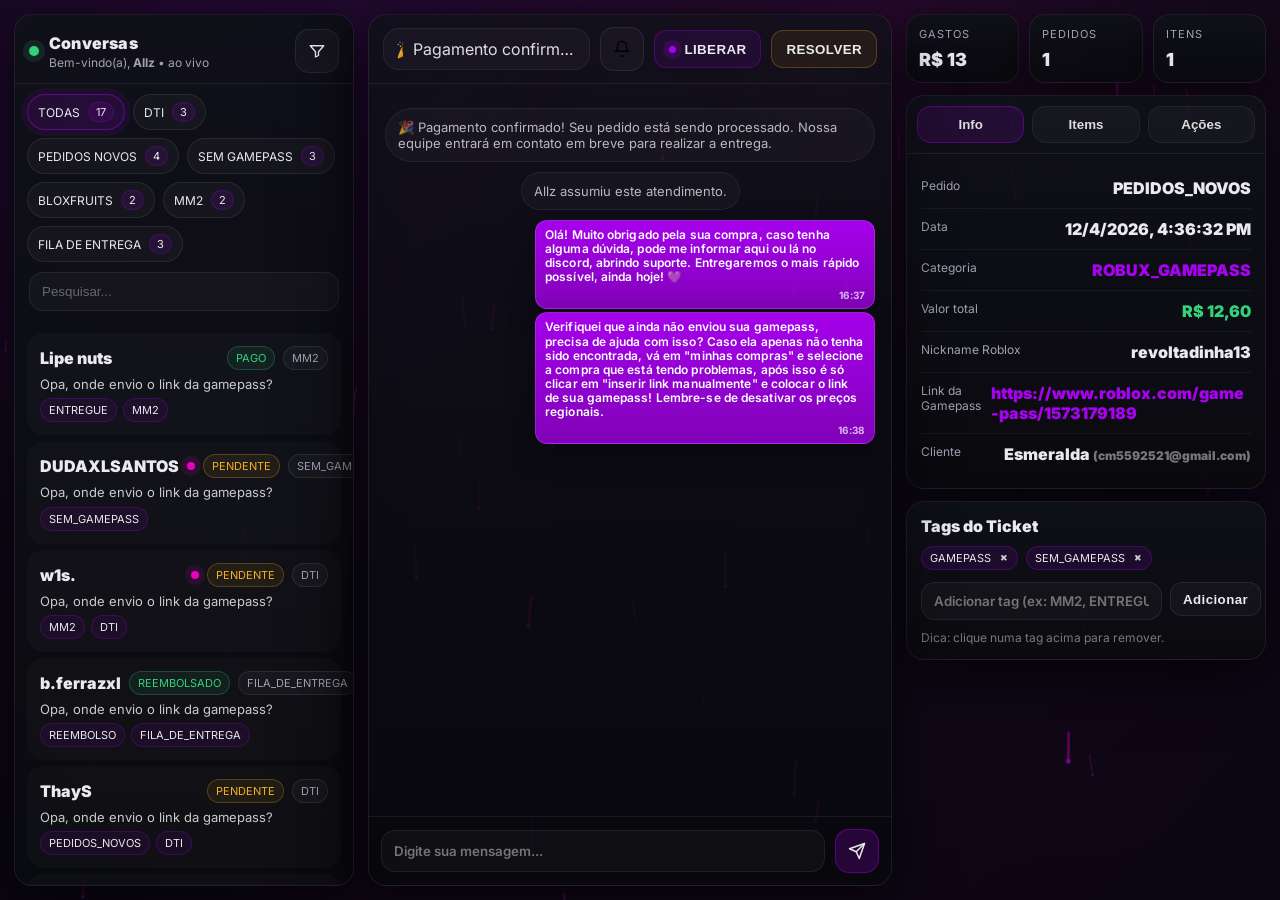
<file: staff/index.html>
<!doctype html>
<html lang="pt-br">
<head>
  <meta charset="utf-8" />
  <meta name="viewport" content="width=device-width,initial-scale=1" />
  <title>Staff Panel — Conversas</title>

  <!-- Fonte boa (resolve “fonte esquisita”) -->
  <link rel="preconnect" href="https://fonts.googleapis.com">
  <link rel="preconnect" href="https://fonts.gstatic.com" crossorigin>
  <link href="https://fonts.googleapis.com/css2?family=Inter:wght@400;600;700;800;900&display=swap" rel="stylesheet">

  <style>
    :root{
      --bg:#0a0b0f;
      --stroke:rgba(255,255,255,.07);
      --text:#e9e9ee;
      --muted:#a2a2b3;
      --accent:#b300ff;
      --accent2:#ff00d4;
      --good:#33d17a;
      --warn:#f2b01e;
      --bad:#ff4d4d;
      --shadow:0 18px 60px rgba(0,0,0,.65);
      --radius:18px;
      --sans: "Inter", ui-sans-serif, system-ui, -apple-system, Segoe UI, Roboto, Helvetica, Arial;
    }
    *{box-sizing:border-box}
    html,body{height:100%}
    body{
      margin:0;
      font-family:var(--sans);
      color:var(--text);
      background:
        radial-gradient(1200px 800px at 25% 10%, rgba(179,0,255,.12), transparent 60%),
        radial-gradient(900px 700px at 70% 0%, rgba(255,0,212,.08), transparent 55%),
        linear-gradient(180deg, var(--bg), #07080b);
      overflow:hidden;
    }

    /* canvas background */
    #embers{
      position:fixed;
      inset:0;
      z-index:0;
      pointer-events:none;
      opacity:.85;
    }

    .app{
      position:relative;
      z-index:1;
      height:100%;
      display:grid;
      grid-template-columns: 340px 1fr 360px;
      gap:14px;
      padding:14px;
    }

    /* LEFT */
    .left{
      background: linear-gradient(180deg, rgba(15,17,24,.92), rgba(10,11,15,.92));
      border:1px solid var(--stroke);
      border-radius:var(--radius);
      box-shadow:var(--shadow);
      position:relative;
      overflow:hidden;
      display:flex;
      flex-direction:column;
      min-width:0;
    }
    .left__header{
      padding:14px 14px 10px;
      display:flex;
      align-items:center;
      justify-content:space-between;
      gap:10px;
      border-bottom:1px solid var(--stroke);
      position:relative;
      z-index:5;
    }
    .brand{display:flex; gap:10px; align-items:center; min-width:0}
    .dot{
      width:10px;height:10px;border-radius:50%;
      background:var(--good);
      box-shadow:0 0 0 6px rgba(51,209,122,.12);
      flex:0 0 auto;
    }
    .brand__title{font-weight:900; letter-spacing:.2px}
    .brand__sub{font-size:12px;color:var(--muted); margin-top:2px; white-space:nowrap; overflow:hidden; text-overflow:ellipsis}
    .left__actions{display:flex; gap:8px; flex:0 0 auto}

    .iconbtn{
      width:44px;height:44px;
      border-radius:14px;
      border:1px solid var(--stroke);
      background:rgba(255,255,255,.03);
      color:var(--text);
      cursor:pointer;
      display:grid; place-items:center;
      transition:transform .08s ease, background .15s ease;
      position:relative;
      z-index:6;
      padding:0;
      outline:none;
    }
    .iconbtn svg{pointer-events:none}
    .iconbtn:hover{background:rgba(255,255,255,.06)}
    .iconbtn:active{transform:translateY(1px)}

    .queues{
      padding:10px 12px 0;
      display:flex;
      flex-wrap:wrap;
      gap:8px;
    }
    .qtab{
      font-size:12px;
      padding:7px 10px;
      border-radius:999px;
      border:1px solid rgba(255,255,255,.08);
      background:rgba(255,255,255,.03);
      cursor:pointer;
      user-select:none;
      display:flex;
      align-items:center;
      gap:8px;
    }
    .qtab.active{
      border-color:rgba(179,0,255,.45);
      background:rgba(179,0,255,.13);
      box-shadow:0 0 0 6px rgba(179,0,255,.08);
    }
    .qbadge{
      font-size:11px;
      padding:2px 7px;
      border-radius:999px;
      border:1px solid rgba(179,0,255,.22);
      background:rgba(179,0,255,.10);
      color:rgba(255,255,255,.92);
    }

    .search{padding:10px 14px}
    .search input{
      width:100%;
      padding:11px 12px;
      border-radius:14px;
      border:1px solid var(--stroke);
      background:rgba(255,255,255,.03);
      color:var(--text);
      outline:none;
    }
    .search input::placeholder{color:rgba(255,255,255,.35)}

    .list{
      padding:6px;
      overflow:auto;
      flex:1;
    }
    .ticket{
      padding:12px 12px;
      border-radius:16px;
      border:1px solid transparent;
      background:rgba(255,255,255,.02);
      margin:6px;
      cursor:pointer;
      display:grid;
      gap:6px;
      transition:background .12s ease, border-color .12s ease;
    }
    .ticket:hover{background:rgba(255,255,255,.045)}
    .ticket.active{
      border-color:rgba(179,0,255,.35);
      background: linear-gradient(180deg, rgba(179,0,255,.12), rgba(255,0,212,.06));
    }
    .ticket__top{display:flex; align-items:center; justify-content:space-between; gap:8px}
    .ticket__name{font-weight:900}
    .ticket__meta{display:flex; align-items:center; gap:8px; color:var(--muted); font-size:12px}
    .badge{
      font-size:11px;
      padding:4px 8px;
      border-radius:999px;
      border:1px solid rgba(255,255,255,.09);
      background:rgba(255,255,255,.03);
      color:var(--muted);
      white-space:nowrap;
    }
    .badge.good{color:var(--good); border-color:rgba(51,209,122,.25); background:rgba(51,209,122,.08)}
    .badge.warn{color:var(--warn); border-color:rgba(242,176,30,.25); background:rgba(242,176,30,.08)}
    .badge.bad{color:var(--bad); border-color:rgba(255,77,77,.25); background:rgba(255,77,77,.08)}
    .ticket__snippet{font-size:13px; color:rgba(255,255,255,.78); line-height:1.25}
    .ticket__tags{display:flex; flex-wrap:wrap; gap:6px; align-items:center}
    .tag{
      font-size:11px;
      padding:4px 8px;
      border-radius:999px;
      border:1px solid rgba(179,0,255,.22);
      background:rgba(179,0,255,.08);
      color:rgba(255,255,255,.9);
      cursor:pointer;
      user-select:none;
    }
    .unreadDot{
      width:8px;height:8px;border-radius:50%;
      background:rgba(255,0,212,.9);
      box-shadow:0 0 0 6px rgba(255,0,212,.10);
      display:inline-block;
    }

    .filters{
      position:absolute;
      top:0; right:-320px;
      width:300px;
      height:100%;
      background:linear-gradient(180deg, rgba(12,14,20,.98), rgba(8,9,12,.98));
      border-left:1px solid var(--stroke);
      transition:right .22s ease;
      box-shadow:-18px 0 60px rgba(0,0,0,.55);
      padding:14px 12px;
      overflow:auto;
      z-index:40;
    }
    .filters.open{right:0}
    .filters__header{
      display:flex;
      align-items:center;
      justify-content:space-between;
      gap:10px;
      padding-bottom:10px;
      border-bottom:1px solid var(--stroke);
      position:sticky;
      top:0;
      background:linear-gradient(180deg, rgba(12,14,20,.98), rgba(12,14,20,.92));
      z-index:2;
      margin:-14px -12px 10px;
      padding:14px 12px 10px;
    }
    .filters__title{font-weight:900}
    .filters__section{padding:12px 0; border-bottom:1px solid rgba(255,255,255,.05)}
    .filters__label{font-size:12px; color:var(--muted); margin-bottom:10px; text-transform:uppercase; letter-spacing:.8px}
    .pillRow{display:flex; flex-wrap:wrap; gap:8px}
    .pill{
      font-size:12px;
      padding:7px 10px;
      border-radius:999px;
      border:1px solid rgba(255,255,255,.08);
      background:rgba(255,255,255,.03);
      cursor:pointer;
      user-select:none;
    }
    .pill.active{
      border-color:rgba(179,0,255,.45);
      background:rgba(179,0,255,.13);
      box-shadow:0 0 0 6px rgba(179,0,255,.08);
    }
    .check{display:flex; align-items:center; gap:10px; color:rgba(255,255,255,.85); font-size:13px; margin:8px 0}
    .check input{accent-color: var(--accent)}
    .select{
      width:100%;
      padding:10px 12px;
      border-radius:14px;
      border:1px solid var(--stroke);
      background:rgba(255,255,255,.03);
      color:var(--text);
      outline:none;
    }
    .tagCloud{display:flex; flex-wrap:wrap; gap:8px}
    .tagCloud .tag{
      border-color:rgba(255,255,255,.12);
      background:rgba(255,255,255,.03);
      color:rgba(255,255,255,.85);
    }
    .tagCloud .tag.active{
      border-color:rgba(179,0,255,.45);
      background:rgba(179,0,255,.13);
    }

    /* CENTER */
    .center{
      background: linear-gradient(180deg, rgba(15,17,24,.78), rgba(8,9,12,.78));
      border:1px solid var(--stroke);
      border-radius:var(--radius);
      box-shadow:var(--shadow);
      overflow:hidden;
      display:flex;
      flex-direction:column;
      min-width:0;
      position:relative;
    }
    .center__top{
      display:flex;
      align-items:center;
      justify-content:space-between;
      gap:10px;
      padding:12px 14px;
      border-bottom:1px solid var(--stroke);
      position:relative;
      z-index:6;
    }
    .banner{
      flex:1;
      display:flex;
      align-items:center;
      gap:10px;
      padding:10px 12px;
      border-radius:16px;
      background:rgba(255,255,255,.03);
      border:1px solid rgba(255,255,255,.06);
      color:rgba(255,255,255,.86);
      min-width:0;
    }
    .banner span{white-space:nowrap; overflow:hidden; text-overflow:ellipsis}
    .center__topRight{display:flex; gap:10px; align-items:center}
    .btn{
      height:38px;
      padding:0 14px;
      border-radius:12px;
      border:1px solid rgba(255,255,255,.08);
      background:rgba(255,255,255,.03);
      color:var(--text);
      cursor:pointer;
      font-weight:900;
      letter-spacing:.4px;
      transition:transform .08s ease, background .15s ease, border-color .15s ease;
      display:flex;
      align-items:center;
      gap:8px;
      position:relative;
      outline:none;
    }
    .btn:hover{background:rgba(255,255,255,.06)}
    .btn:active{transform:translateY(1px)}
    .btn.warn{
      border-color:rgba(242,176,30,.25);
      background:rgba(242,176,30,.08);
    }
    .btn.ghost{
      border-color:rgba(179,0,255,.25);
      background:rgba(179,0,255,.10);
    }
    .btn.small{height:34px; border-radius:12px; padding:0 12px; font-weight:900}
    .dotSmall{
      width:7px;height:7px;border-radius:50%;
      background:rgba(179,0,255,.95);
      box-shadow:0 0 0 6px rgba(179,0,255,.12);
    }

    .mBack{
      display:none;
      height:38px;
      padding:0 12px;
      border-radius:12px;
      border:1px solid rgba(255,255,255,.08);
      background:rgba(255,255,255,.03);
      color:rgba(255,255,255,.92);
      cursor:pointer;
      font-weight:900;
      gap:8px;
      align-items:center;
      outline:none;
    }
    .mBack:hover{background:rgba(255,255,255,.06)}
    .mBack svg{pointer-events:none}

    .bell{
      width:44px;height:44px;
      border-radius:14px;
      border:1px solid rgba(255,255,255,.08);
      background:rgba(255,255,255,.03);
      display:grid; place-items:center;
      cursor:pointer;
      position:relative;
      outline:none;
    }
    .bell svg{pointer-events:none}
    .bell:hover{background:rgba(255,255,255,.06)}
    .bellBadge{
      position:absolute;
      top:6px; right:6px;
      min-width:18px;
      height:18px;
      padding:0 6px;
      border-radius:999px;
      display:flex; align-items:center; justify-content:center;
      font-size:11px;
      font-weight:900;
      color:#fff;
      background:rgba(255,0,212,.95);
      border:1px solid rgba(255,255,255,.16);
      box-shadow:0 10px 30px rgba(0,0,0,.45);
    }

    .notiPanel{
      position:absolute;
      right:14px;
      top:60px;
      width:min(420px, calc(100vw - 28px));
      max-height:70vh;
      overflow:auto;
      border-radius:18px;
      border:1px solid rgba(179,0,255,.25);
      background:linear-gradient(180deg, rgba(12,14,20,.98), rgba(8,9,12,.98));
      box-shadow:0 18px 70px rgba(0,0,0,.72);
      display:none;
      z-index:50;
    }
    .notiPanel.open{display:block}
    .notiHead{
      position:sticky; top:0;
      display:flex; align-items:center; justify-content:space-between;
      gap:10px;
      padding:12px 12px;
      border-bottom:1px solid rgba(255,255,255,.08);
      background:linear-gradient(180deg, rgba(12,14,20,.98), rgba(12,14,20,.92));
    }
    .notiTitle{font-weight:900}
    .notiActions{display:flex; gap:8px}
    .miniBtn{
      height:34px;
      padding:0 10px;
      border-radius:12px;
      border:1px solid rgba(255,255,255,.08);
      background:rgba(255,255,255,.03);
      color:rgba(255,255,255,.9);
      cursor:pointer;
      font-weight:900;
      font-size:12px;
      outline:none;
    }
    .miniBtn:hover{background:rgba(255,255,255,.06)}
    .notiItem{
      padding:12px 12px;
      border-bottom:1px solid rgba(255,255,255,.06);
      display:flex;
      gap:10px;
      cursor:pointer;
    }
    .notiItem:hover{background:rgba(255,255,255,.03)}
    .notiDot{
      width:10px;height:10px;border-radius:50%;
      background:rgba(255,0,212,.95);
      box-shadow:0 0 0 6px rgba(255,0,212,.10);
      flex:0 0 auto;
      margin-top:4px;
    }
    .notiText b{font-weight:900}
    .notiMeta{margin-top:3px; font-size:12px; color:rgba(255,255,255,.65)}
    .notiEmpty{padding:14px; color:rgba(255,255,255,.55); font-size:13px}

    .chatWrap{flex:1; display:flex; flex-direction:column; min-height:0}
    .chat{
      padding:14px 16px 8px;
      overflow:auto;
      flex:1;
    }
    .sys{
      width:100%;
      display:flex;
      justify-content:center;
      margin:10px 0;
    }
    .sys .sys__bubble{
      padding:10px 12px;
      max-width:900px;
      border-radius:999px;
      background:rgba(255,255,255,.03);
      border:1px solid rgba(255,255,255,.06);
      color:rgba(255,255,255,.7);
      font-size:13px;
    }

    /* ====== BOLHAS (SLIM / menor / fonte boa) ====== */
    .msgRow{ display:flex; margin:3px 0 !important; }
    .msgRow.me{ justify-content:flex-end; }

    .bubble{
      max-width: min(340px, 44vw) !important;
      padding: 7px 9px !important;
      border-radius: 12px !important;

      border: 1px solid rgba(255,255,255,.07);
      background: rgba(255,255,255,.045);
      color: rgba(255,255,255,.92);

      line-height: 1.18 !important;
      font-size: 12px !important;
      font-weight: 600;
      letter-spacing: .1px;

      box-shadow: 0 10px 28px rgba(0,0,0,.36);
      white-space: normal !important;
      word-break: break-word;
      position: relative;
    }

    .bubble.me{
      background: linear-gradient(180deg, rgba(179,0,255,.92), rgba(179,0,255,.70)) !important;
      border-color: rgba(255,255,255,.14);
      color:#fff;
    }

    .bubble .meta{
      margin-top: 5px !important;
      font-size: 10px !important;
      font-weight: 700;
      color: rgba(255,255,255,.72);
      display:flex;
      gap:10px;
      justify-content:flex-end;
      align-items:center;
    }

    .delBtn{
      border:1px solid rgba(255,255,255,.12);
      background:rgba(0,0,0,.15);
      color:rgba(255,255,255,.9);
      border-radius:10px;
      padding:3px 8px;
      cursor:pointer;
      font-weight:900;
      font-size:11px;
      display:none;
    }
    .msgRow.me .bubble:hover .delBtn{display:inline-flex}

    .composer{
      padding:12px;
      border-top:1px solid var(--stroke);
      display:flex;
      gap:10px;
      align-items:center;
      background:rgba(0,0,0,.12);
    }
    .composer input{
      flex:1;
      padding:12px 12px;
      border-radius:14px;
      border:1px solid var(--stroke);
      background:rgba(255,255,255,.03);
      color:var(--text);
      outline:none;
      font-family:var(--sans);
      font-weight:600;
    }
    .send{
      width:44px;height:44px;
      border-radius:14px;
      border:1px solid rgba(179,0,255,.35);
      background:rgba(179,0,255,.18);
      color:var(--text);
      cursor:pointer;
      display:grid; place-items:center;
      transition:transform .08s ease, background .15s ease;
      outline:none;
    }
    .send:hover{background:rgba(179,0,255,.25)}
    .send:active{transform:translateY(1px)}

    /* RIGHT */
    .right{
      display:flex;
      flex-direction:column;
      gap:12px;
      min-width:0;
    }
    .stats{
      display:grid;
      grid-template-columns: repeat(3, 1fr);
      gap:10px;
    }
    .stat{
      background:linear-gradient(180deg, rgba(15,17,24,.92), rgba(10,11,15,.92));
      border:1px solid var(--stroke);
      border-radius:16px;
      padding:12px;
      box-shadow:var(--shadow);
    }
    .stat__label{
      font-size:11px;
      letter-spacing:1px;
      color:var(--muted);
      text-transform:uppercase;
    }
    .stat__value{
      margin-top:8px;
      font-size:18px;
      font-weight:900;
    }

    .panel{
      background:linear-gradient(180deg, rgba(15,17,24,.92), rgba(10,11,15,.92));
      border:1px solid var(--stroke);
      border-radius:var(--radius);
      box-shadow:var(--shadow);
      overflow:hidden;
    }
    .panel__tabs{
      display:flex;
      border-bottom:1px solid var(--stroke);
      gap:8px;
      padding:10px;
    }
    .tab{
      flex:1;
      padding:10px 10px;
      border-radius:14px;
      border:1px solid rgba(255,255,255,.06);
      background:rgba(255,255,255,.03);
      color:rgba(255,255,255,.85);
      cursor:pointer;
      font-weight:900;
      outline:none;
    }
    .tab.active{
      border-color:rgba(179,0,255,.35);
      background:rgba(179,0,255,.12);
    }
    .panel__body{padding:14px}
    .row{
      display:grid;
      grid-template-columns: 1fr auto;
      gap:10px;
      padding:10px 0;
      border-bottom:1px solid rgba(255,255,255,.05);
    }
    .row:last-child{border-bottom:none}
    .k{color:var(--muted); font-size:12px}
    .v{font-weight:900}
    .v.link{
      color:rgba(179,0,255,.95);
      text-decoration:none;
      font-weight:900;
      word-break:break-all;
    }
    .v.link:hover{text-decoration:underline}
    .muted{color:rgba(255,255,255,.45); font-size:12px}

    .tagRow{display:flex; flex-wrap:wrap; gap:8px}
    .tagRow .tag{border-color:rgba(179,0,255,.25); background:rgba(179,0,255,.10)}
    .tagRow .tag.removable{position:relative; padding-right:26px}
    .tagRow .tag.removable::after{
      content:"×";
      position:absolute;
      right:9px; top:3px;
      opacity:.85;
      font-weight:900;
    }
    .tagAdd{display:flex; gap:8px; margin-top:12px}
    .tagAdd input{
      flex:1;
      padding:10px 12px;
      border-radius:14px;
      border:1px solid var(--stroke);
      background:rgba(255,255,255,.03);
      color:var(--text);
      outline:none;
      font-family:var(--sans);
      font-weight:600;
    }

    .toasts{
      position:fixed;
      right:14px;
      top:14px;
      z-index:9999;
      display:flex;
      flex-direction:column;
      gap:10px;
      pointer-events:none;
    }
    .toast{
      pointer-events:none;
      width:min(420px, calc(100vw - 28px));
      border-radius:16px;
      border:1px solid rgba(179,0,255,.25);
      background:linear-gradient(180deg, rgba(179,0,255,.20), rgba(15,17,24,.92));
      box-shadow:0 18px 60px rgba(0,0,0,.65);
      padding:12px 12px;
      display:flex;
      gap:10px;
      align-items:flex-start;
      animation: toastIn .18s ease-out;
    }
    @keyframes toastIn{
      from{transform:translateY(-8px); opacity:.0}
      to{transform:translateY(0); opacity:1}
    }
    .toast b{font-weight:900}
    .toast .tmeta{font-size:12px; color:rgba(255,255,255,.7); margin-top:4px}
    .toast .ticon{
      width:34px;height:34px;border-radius:12px;
      display:grid;place-items:center;
      border:1px solid rgba(255,255,255,.10);
      background:rgba(0,0,0,.18);
      flex:0 0 auto;
    }

    .list::-webkit-scrollbar, .chat::-webkit-scrollbar, .filters::-webkit-scrollbar, .notiPanel::-webkit-scrollbar{width:10px}
    .list::-webkit-scrollbar-thumb, .chat::-webkit-scrollbar-thumb, .filters::-webkit-scrollbar-thumb, .notiPanel::-webkit-scrollbar-thumb{
      background:rgba(255,255,255,.08);
      border:2px solid rgba(0,0,0,0);
      background-clip:padding-box;
      border-radius:999px;
    }
    .list::-webkit-scrollbar-track, .chat::-webkit-scrollbar-track, .filters::-webkit-scrollbar-track, .notiPanel::-webkit-scrollbar-track{background:transparent}

    /* MOBILE */
    .mNav{
      display:none;
      position:fixed;
      left:10px;
      right:10px;
      bottom:10px;
      z-index:60;
      border-radius:18px;
      border:1px solid rgba(255,255,255,.10);
      background:linear-gradient(180deg, rgba(15,17,24,.92), rgba(10,11,15,.92));
      box-shadow:0 18px 60px rgba(0,0,0,.65);
      padding:8px;
      gap:8px;
      grid-template-columns: repeat(3, 1fr);
    }
    .mNav button{
      height:44px;
      border-radius:14px;
      border:1px solid rgba(255,255,255,.08);
      background:rgba(255,255,255,.03);
      color:rgba(255,255,255,.9);
      font-weight:900;
      cursor:pointer;
      display:flex;
      align-items:center;
      justify-content:center;
      gap:8px;
      outline:none;
      font-family:var(--sans);
    }
    .mNav button.active{
      border-color:rgba(179,0,255,.45);
      background:rgba(179,0,255,.13);
      box-shadow:0 0 0 6px rgba(179,0,255,.08);
    }
    .mNav button svg{pointer-events:none}
    .mNavBadge{
      min-width:18px;
      height:18px;
      padding:0 6px;
      border-radius:999px;
      display:inline-flex;
      align-items:center;
      justify-content:center;
      font-size:11px;
      font-weight:900;
      background:rgba(255,0,212,.95);
      border:1px solid rgba(255,255,255,.16);
    }

    @media (max-width: 1100px){
      body{overflow:auto}
      .app{grid-template-columns: 340px 1fr; grid-template-rows:auto auto; height:auto}
      .right{grid-column: 1 / -1}
    }

    @media (max-width: 820px){
      body{overflow:hidden}
      .app{
        height:100%;
        grid-template-columns: 1fr;
        padding:10px;
        padding-bottom:78px;
        gap:10px;
      }

      .left,.center,.right{display:none; height:calc(100vh - 88px)}
      body[data-view="list"] .left{display:flex}
      body[data-view="chat"] .center{display:flex}
      body[data-view="details"] .right{display:flex}

      .mNav{display:grid}

      .filters{
        position:fixed;
        top:10px;
        bottom:10px;
        height:auto;
        right:-100vw;
        width:min(92vw, 360px);
        border-radius:16px;
        border:1px solid var(--stroke);
      }
      .filters.open{right:10px}

      .notiPanel{
        right:10px;
        top:70px;
        width:min(92vw, 420px);
      }

      .mBack{display:inline-flex}
      .bubble{ max-width: 72vw !important; }
    }
  </style>
</head>

<body data-view="list">
  <canvas id="embers"></canvas>
  <div class="toasts" id="toasts"></div>

  <div class="mNav" id="mNav">
    <button id="mNavList" class="active" type="button" title="Conversas">
      <svg width="18" height="18" viewBox="0 0 24 24" fill="none">
        <path d="M4 6h16M4 12h16M4 18h10" stroke="currentColor" stroke-width="2" stroke-linecap="round"/>
      </svg>
      Conversas
    </button>
    <button id="mNavChat" type="button" title="Chat">
      <svg width="18" height="18" viewBox="0 0 24 24" fill="none">
        <path d="M21 15a4 4 0 01-4 4H8l-5 3V7a4 4 0 014-4h10a4 4 0 014 4v8z" stroke="currentColor" stroke-width="1.8" stroke-linejoin="round"/>
      </svg>
      Chat
    </button>
    <button id="mNavDetails" type="button" title="Detalhes">
      <svg width="18" height="18" viewBox="0 0 24 24" fill="none">
        <path d="M10 3h4M12 7v14" stroke="currentColor" stroke-width="2" stroke-linecap="round"/>
        <path d="M7 12h10" stroke="currentColor" stroke-width="2" stroke-linecap="round"/>
      </svg>
      Detalhes
      <span class="mNavBadge" id="mNavBadge" style="display:none">0</span>
    </button>
  </div>

  <div class="app">
    <aside class="left" id="paneLeft">
      <div class="left__header">
        <div class="brand">
          <div class="dot"></div>
          <div style="min-width:0">
            <div class="brand__title">Conversas</div>
            <div class="brand__sub">Bem-vindo(a), <b id="agentName">Allz</b> • <span id="liveLabel">ao vivo</span></div>
          </div>
        </div>
        <div class="left__actions">
          <button class="iconbtn" id="btnFilters" type="button" title="Filtros">
            <svg width="18" height="18" viewBox="0 0 24 24" fill="none">
              <path d="M3 5h18l-7 8v5l-4 2v-7L3 5z" stroke="currentColor" stroke-width="1.8" stroke-linejoin="round"/>
            </svg>
          </button>
        </div>
      </div>

      <div class="queues" id="queueTabs"></div>

      <div class="search">
        <input id="searchInput" type="text" placeholder="Pesquisar..." />
      </div>

      <div class="list" id="ticketList"></div>

      <div class="filters" id="filters">
        <div class="filters__header">
          <div class="filters__title">Filtros</div>
          <button class="iconbtn" id="btnCloseFilters" type="button" title="Fechar">
            <svg width="18" height="18" viewBox="0 0 24 24" fill="none">
              <path d="M6 6l12 12M18 6L6 18" stroke="currentColor" stroke-width="2" stroke-linecap="round"/>
            </svg>
          </button>
        </div>

        <div class="filters__section">
          <div class="filters__label">Status pagamento</div>
          <div class="pillRow" id="statusPills"></div>
        </div>

        <div class="filters__section">
          <label class="check">
            <input type="checkbox" id="onlyUnread" />
            <span>Apenas não lidos</span>
          </label>
          <label class="check">
            <input type="checkbox" id="onlyMine" />
            <span>Meus tickets</span>
          </label>
          <label class="check">
            <input type="checkbox" id="soundOn" />
            <span>Som de notificação</span>
          </label>
          <label class="check">
            <input type="checkbox" id="demoSim" />
            <span>Simular mensagens (DEMO)</span>
          </label>
        </div>

        <div class="filters__section">
          <div class="filters__label">Ordenar por</div>
          <select id="sortBy" class="select">
            <option value="recent">Mais recentes</option>
            <option value="old">Mais antigos</option>
          </select>
        </div>

        <div class="filters__section">
          <div class="filters__label">Filtrar por Tag</div>
          <div class="tagCloud" id="tagCloud"></div>
          <div class="muted" style="margin-top:8px">
            *Tags aparecem conforme você adiciona nos tickets.
          </div>
        </div>

        <div class="filters__section" style="border-bottom:none">
          <div class="filters__label">Atualização</div>
          <div class="muted">Mobile agora vira 3 telas (Conversas/Chat/Detalhes).</div>
        </div>
      </div>
    </aside>

    <main class="center" id="paneCenter">
      <div class="center__top">
        <button class="mBack" id="btnMobileBack" type="button" title="Voltar para conversas">
          <svg width="18" height="18" viewBox="0 0 24 24" fill="none">
            <path d="M15 18l-6-6 6-6" stroke="currentColor" stroke-width="2" stroke-linecap="round" stroke-linejoin="round"/>
          </svg>
          Voltar
        </button>

        <div class="banner">
          <span>🎉</span>
          <span id="bannerText">Pagamento confirmado! Seu pedido está sendo processado...</span>
        </div>

        <div class="center__topRight">
          <button class="bell" id="btnBell" type="button" title="Notificações">
            <svg width="18" height="18" viewBox="0 0 24 24" fill="none">
              <path d="M18 8a6 6 0 10-12 0c0 7-3 7-3 7h18s-3 0-3-7" stroke="currentColor" stroke-width="1.8" stroke-linejoin="round"/>
              <path d="M13.73 21a2 2 0 01-3.46 0" stroke="currentColor" stroke-width="1.8" stroke-linecap="round"/>
            </svg>
            <span class="bellBadge" id="bellBadge" style="display:none">0</span>
          </button>

          <button class="btn ghost" id="btnLiberar" type="button"><span class="dotSmall"></span>LIBERAR</button>
          <button class="btn warn" id="btnResolver" type="button">RESOLVER</button>
        </div>
      </div>

      <div class="notiPanel" id="notiPanel" aria-hidden="true">
        <div class="notiHead">
          <div class="notiTitle">Notificações</div>
          <div class="notiActions">
            <button class="miniBtn" id="btnMarkAllRead" type="button">Ler tudo</button>
            <button class="miniBtn" id="btnClearNoti" type="button">Limpar</button>
          </div>
        </div>
        <div id="notiList"></div>
      </div>

      <div class="chatWrap">
        <div class="chat" id="chat"></div>

        <div class="composer">
          <input id="msgInput" type="text" placeholder="Digite sua mensagem..." />
          <button class="send" id="btnSend" type="button" title="Enviar">
            <svg width="18" height="18" viewBox="0 0 24 24" fill="none">
              <path d="M22 2L11 13" stroke="currentColor" stroke-width="2" stroke-linecap="round"/>
              <path d="M22 2L15 22l-4-9-9-4L22 2z" stroke="currentColor" stroke-width="2" stroke-linejoin="round"/>
            </svg>
          </button>
        </div>
      </div>
    </main>

    <aside class="right" id="paneRight">
      <div class="stats">
        <div class="stat">
          <div class="stat__label">GASTOS</div>
          <div class="stat__value">R$ <span id="statSpent">13</span></div>
        </div>
        <div class="stat">
          <div class="stat__label">PEDIDOS</div>
          <div class="stat__value" id="statOrders">1</div>
        </div>
        <div class="stat">
          <div class="stat__label">ITENS</div>
          <div class="stat__value" id="statItems">1</div>
        </div>
      </div>

      <div class="panel">
        <div class="panel__tabs">
          <button class="tab active" data-tab="info" type="button">Info</button>
          <button class="tab" data-tab="items" type="button">Items</button>
          <button class="tab" data-tab="actions" type="button">Ações</button>
        </div>
        <div class="panel__body" id="panelBody"></div>
      </div>

      <div class="panel">
        <div class="panel__body">
          <div style="font-weight:900; margin-bottom:10px">Tags do Ticket</div>
          <div class="tagRow" id="ticketTags"></div>

          <div class="tagAdd">
            <input id="tagInput" type="text" placeholder="Adicionar tag (ex: MM2, ENTREGUE, BUG...)" />
            <button class="btn small" id="btnAddTag" type="button">Adicionar</button>
          </div>

          <div class="muted" style="margin-top:10px">
            Dica: clique numa tag acima para remover.
          </div>
        </div>
      </div>
    </aside>
  </div>

  <script>
    const LS_KEY = "staff_panel_v5_full";
    const AGENT = "Allz";

    const AUTO_REMOVE_DELIVERED_MS = 60 * 60 * 1000; // 1 hour
    const POLL_MS = 2500;
    const SIMULATE_REPLY_PROB = 0.25;

    const QUEUES = [
      { id:"all", label:"TODAS" },
      { id:"DTI", label:"DTI" },
      { id:"PEDIDOS_NOVOS", label:"PEDIDOS NOVOS" },
      { id:"SEM_GAMEPASS", label:"SEM GAMEPASS" },
      { id:"BLOXFRUITS", label:"BLOXFRUITS" },
      { id:"MM2", label:"MM2" },
      { id:"FILA_DE_ENTREGA", label:"FILA DE ENTREGA" },
    ];

    const STATUS = [
      { id:"all", label:"Todos" },
      { id:"paid", label:"Pagos" },
      { id:"pending", label:"Pendentes" },
      { id:"refunded", label:"Reembolsados" },
      { id:"canceled", label:"Cancelados" },
    ];

    function isMobile(){ return window.matchMedia("(max-width: 820px)").matches; }

    function setView(v){
      document.body.setAttribute("data-view", v);
      mNavList.classList.toggle("active", v==="list");
      mNavChat.classList.toggle("active", v==="chat");
      mNavDetails.classList.toggle("active", v==="details");
    }
    function getView(){ return document.body.getAttribute("data-view") || "list"; }

    function nowMinusMinutes(m){ return Date.now() - (m*60*1000); }
    function rid(){ return Math.random().toString(16).slice(2) + "-" + Date.now().toString(16); }

    function normalizeTag(tag){
      return String(tag).trim().toUpperCase().replace(/\s+/g,"_");
    }
    function uniqueTags(arr){
      const set = new Set(arr.map(normalizeTag));
      return Array.from(set);
    }

    function seedTicketsBase(){
      const base = [
        {
          id:"t1",
          queue:"PEDIDOS_NOVOS",
          name:"Kamila",
          user:"Wzkamila",
          createdAt: nowMinusMinutes(35),
          unread:true,
          mine:true,
          status:"pending",
          category:"ROBUX_GAMEPASS",
          total:"R$ 12,60",
          nick:"revoltadinha13",
          gamepass:"https://www.roblox.com/game-pass/1573179189",
          item:"300 Robux (via Gamepass)",
          client:"Esmeralda",
          clientEmail:"cm5592521@gmail.com",
          spent:13, orders:1, items:1,
          tags:["GAMEPASS","SEM_GAMEPASS"],
          deliveredAt:null,
          messages: [
            { id: rid(), type:"sys", text:"🎉 Pagamento confirmado! Seu pedido está sendo processado. Nossa equipe entrará em contato em breve para realizar a entrega." },
            { id: rid(), type:"sys", text:`${AGENT} assumiu este atendimento.` },
            { id: rid(), type:"me", text:"Olá! Muito obrigado pela sua compra, caso tenha alguma dúvida, pode me informar aqui ou lá no discord, abrindo suporte. Entregaremos o mais rápido possível, ainda hoje! 💜", ts: nowMinusMinutes(34) },
            { id: rid(), type:"me", text:"Verifiquei que ainda não enviou sua gamepass, precisa de ajuda com isso? Caso ela apenas não tenha sido encontrada, vá em \"minhas compras\" e selecione a compra que está tendo problemas, após isso é só clicar em \"inserir link manualmente\" e colocar o link de sua gamepass! Lembre-se de desativar os preços regionais.", ts: nowMinusMinutes(33) },
          ],
        },
      ];

      const names = [
        ["Lipe nuts","lipezzk077","MM2","paid","ENTREGUE"],
        ["DUDAXLSANTOS","dudaxlsantos","SEM_GAMEPASS","pending","SEM_GAMEPASS"],
        ["w1s.","southnak","DTI","pending","MM2"],
        ["b.ferrazxl","brunoteixeiraferrarazferraz@gmail.com","FILA_DE_ENTREGA","refunded","REEMBOLSO"],
        ["ThayS","myleswr0","DTI","pending","PEDIDOS_NOVOS"],
        ["Nina","ninazyn","PEDIDOS_NOVOS","pending","GAMEPASS"],
        ["Renan","renanx","SEM_GAMEPASS","pending","SEM_GAMEPASS"],
        ["Brenda","brendinha","FILA_DE_ENTREGA","pending","MM2"],
        ["Bryan","bryanz","BLOXFRUITS","paid","ENTREGUE"],
        ["Laura","lauraz","PEDIDOS_NOVOS","pending","GAMEPASS"],
        ["Leticia","letz","DTI","pending","MM2"],
        ["Paulo","pauloz","MM2","pending","MM2"],
        ["Miguel","migz","PEDIDOS_NOVOS","pending","GAMEPASS"],
        ["Yasmim","yasmimz","BLOXFRUITS","pending","BLOXFRUITS"],
        ["Riquelmy","rikz","FILA_DE_ENTREGA","pending","FILA_DE_ENTREGA"],
        ["Liz","lizz","SEM_GAMEPASS","canceled","CANCELADO"],
      ];

      const extra = names.map((n,idx)=>{
        const id = "t" + (idx+2);
        const created = nowMinusMinutes(10 + idx*3);
        const queue = n[2];
        const status = n[3];
        const mainTag = n[4];
        const isDelivered = mainTag === "ENTREGUE";
        return {
          id,
          queue,
          name:n[0],
          user:n[1],
          createdAt: created,
          unread: Math.random() < 0.55,
          mine: Math.random() < 0.55,
          status,
          category:"ROBUX_GAMEPASS",
          total:"R$ 12,60",
          nick:"user_" + (idx+10),
          gamepass:"https://www.roblox.com/game-pass/" + (1573179000 + idx),
          item: (queue==="BLOXFRUITS" ? "BloxFruits (item)" : "Robux (via Gamepass)"),
          client:n[0],
          clientEmail:(n[0].toLowerCase().replace(/\s+/g,"") + "@gmail.com"),
          spent:13, orders:1, items:1,
          tags: uniqueTags([mainTag, queue]),
          deliveredAt: isDelivered ? (Date.now() - (20*60*1000)) : null,
          messages:[
            { id: rid(), type:"sys", text:"Pagamento confirmado! Seu pedido está sendo processado." },
            { id: rid(), type:"sys", text:`${AGENT} assumiu este atendimento.` },
            { id: rid(), type:"client", text:(Math.random()<.5?"Oi, quando entrega meu item?":"Opa, onde envio o link da gamepass?"), ts: created+60*1000 },
          ]
        };
      });

      extra[0].tags = uniqueTags(["ENTREGUE","MM2"]);
      extra[0].status = "paid";
      extra[0].deliveredAt = Date.now() - (30*60*1000);
      extra[0].unread = false;

      return base.concat(extra);
    }

    function loadState(){
      try{
        const raw = localStorage.getItem(LS_KEY);
        if(!raw) return null;
        return JSON.parse(raw);
      }catch(e){ return null; }
    }
    function saveState(){
      localStorage.setItem(LS_KEY, JSON.stringify(state));
    }

    function formatTime(ts){
      const d = new Date(ts || Date.now());
      const hh = String(d.getHours()).padStart(2,"0");
      const mm = String(d.getMinutes()).padStart(2,"0");
      return `${hh}:${mm}`;
    }

    const ticketList = document.getElementById("ticketList");
    const chatEl = document.getElementById("chat");
    const panelBody = document.getElementById("panelBody");
    const ticketTagsEl = document.getElementById("ticketTags");

    const tagCloud = document.getElementById("tagCloud");
    const statusPills = document.getElementById("statusPills");
    const queueTabs = document.getElementById("queueTabs");

    const searchInput = document.getElementById("searchInput");
    const msgInput = document.getElementById("msgInput");
    const btnSend = document.getElementById("btnSend");

    const btnFilters = document.getElementById("btnFilters");
    const btnCloseFilters = document.getElementById("btnCloseFilters");
    const filters = document.getElementById("filters");

    const onlyUnread = document.getElementById("onlyUnread");
    const onlyMine = document.getElementById("onlyMine");
    const soundOn = document.getElementById("soundOn");
    const demoSim = document.getElementById("demoSim");
    const sortBy = document.getElementById("sortBy");

    const btnLiberar = document.getElementById("btnLiberar");
    const btnResolver = document.getElementById("btnResolver");

    const btnAddTag = document.getElementById("btnAddTag");
    const tagInput = document.getElementById("tagInput");

    const toastsEl = document.getElementById("toasts");

    const btnBell = document.getElementById("btnBell");
    const notiPanel = document.getElementById("notiPanel");
    const notiList = document.getElementById("notiList");
    const bellBadge = document.getElementById("bellBadge");
    const btnMarkAllRead = document.getElementById("btnMarkAllRead");
    const btnClearNoti = document.getElementById("btnClearNoti");

    const mNavList = document.getElementById("mNavList");
    const mNavChat = document.getElementById("mNavChat");
    const mNavDetails = document.getElementById("mNavDetails");
    const mNavBadge = document.getElementById("mNavBadge");
    const btnMobileBack = document.getElementById("btnMobileBack");

    let state = loadState() || {
      agent: AGENT,
      tickets: seedTicketsBase(),
      activeTicketId: "t1",
      filters:{
        queue:"all",
        status:"all",
        onlyUnread:false,
        onlyMine:false,
        tag:null,
        search:"",
        sort:"recent",
        sound:true,
        demo:true,
      },
      panelTab:"info",
      notifications: [],
    };
    saveState();

    function toast(title, msg){
      const el = document.createElement("div");
      el.className = "toast";
      el.innerHTML = `
        <div class="ticon">
          <svg width="18" height="18" viewBox="0 0 24 24" fill="none">
            <path d="M12 2l3 7 7 3-7 3-3 7-3-7-7-3 7-3 3-7z" stroke="currentColor" stroke-width="1.6" stroke-linejoin="round"/>
          </svg>
        </div>
        <div>
          <b>${escapeHtml(title)}</b>
          <div class="tmeta">${escapeHtml(msg)}</div>
        </div>
      `;
      toastsEl.appendChild(el);
      setTimeout(()=> el.remove(), 2400);
    }

    function escapeHtml(str){
      return String(str)
        .replaceAll("&","&amp;")
        .replaceAll("<","&lt;")
        .replaceAll(">","&gt;")
        .replaceAll('"',"&quot;")
        .replaceAll("'","&#039;");
    }

    function addNotification({ticketId, title, text}){
      const n = { id: rid(), ticketId, title, text, ts: Date.now(), read:false };
      state.notifications.unshift(n);
      saveState();
      renderNotifications();
    }
    function markAllNotificationsRead(){
      state.notifications.forEach(n => n.read = true);
      saveState();
      renderNotifications();
    }
    function clearNotifications(){
      state.notifications = [];
      saveState();
      renderNotifications();
    }
    function unreadNotiCount(){
      return state.notifications.filter(n=>!n.read).length;
    }
    function renderNotifications(){
      const unread = unreadNotiCount();
      if(unread>0){
        bellBadge.style.display="";
        bellBadge.textContent=String(unread);
        mNavBadge.style.display="";
        mNavBadge.textContent=String(unread);
      }else{
        bellBadge.style.display="none";
        mNavBadge.style.display="none";
      }

      if(state.notifications.length===0){
        notiList.innerHTML = `<div class="notiEmpty">Sem notificações.</div>`;
        return;
      }

      notiList.innerHTML = state.notifications.map(n=>`
        <div class="notiItem" data-nid="${n.id}">
          ${n.read?`<div style="width:10px;height:10px;opacity:.25"></div>`:`<div class="notiDot"></div>`}
          <div class="notiText">
            <b>${escapeHtml(n.title)}</b><br/>
            <span>${escapeHtml(n.text)}</span>
            <div class="notiMeta">${new Date(n.ts).toLocaleString()}</div>
          </div>
        </div>
      `).join("");

      notiList.querySelectorAll(".notiItem").forEach(item=>{
        item.addEventListener("click", ()=>{
          const nid = item.getAttribute("data-nid");
          const n = state.notifications.find(x=>x.id===nid);
          if(!n) return;
          n.read=true;
          state.activeTicketId = n.ticketId;
          saveState();
          renderAll();
          if(isMobile()) setView("chat");
        });
      });
    }

    function statusBadgeClass(status){
      if(status==="paid") return "good";
      if(status==="pending") return "warn";
      if(status==="refunded") return "good";
      if(status==="canceled") return "bad";
      return "";
    }
    function statusLabel(status){
      const m={paid:"PAGO",pending:"PENDENTE",refunded:"REEMBOLSADO",canceled:"CANCELADO"};
      return m[status]||String(status).toUpperCase();
    }
    function queueLabel(q){
      const f=QUEUES.find(x=>x.id===q);
      return f?f.label:q;
    }
    function lastSnippet(t){
      const msgs=t.messages||[];
      for(let i=msgs.length-1;i>=0;i--){
        const m=msgs[i];
        if(m.type==="me") return "Você: "+m.text.slice(0,62);
        if(m.type==="client") return m.text.slice(0,62);
      }
      return "—";
    }

    function ticketMatches(t){
      const f=state.filters;
      if(f.queue!=="all" && t.queue!==f.queue) return false;
      if(f.status!=="all" && t.status!==f.status) return false;
      if(f.onlyUnread && !t.unread) return false;
      if(f.onlyMine && !t.mine) return false;
      if(f.tag){
        const tag=normalizeTag(f.tag);
        const tags=(t.tags||[]).map(normalizeTag);
        if(!tags.includes(tag)) return false;
      }
      const s=(f.search||"").trim().toLowerCase();
      if(s){
        const hay = `${t.name} ${t.user} ${(t.tags||[]).join(" ")} ${t.queue} ${t.status}`.toLowerCase();
        if(!hay.includes(s)) return false;
      }
      return true;
    }

    function getVisibleTickets(){
      const now=Date.now();
      let arr=state.tickets.slice().filter(t=>{
        if(!t.deliveredAt) return true;
        return (now - t.deliveredAt) < (60*60*1000);
      });
      arr=arr.filter(ticketMatches);
      if(state.filters.sort==="old") arr.sort((a,b)=>(a.createdAt||0)-(b.createdAt||0));
      else arr.sort((a,b)=>(b.createdAt||0)-(a.createdAt||0));
      return arr;
    }

    function allTagsInData(){
      const tags=[];
      state.tickets.forEach(t=>(t.tags||[]).forEach(x=>tags.push(normalizeTag(x))));
      return Array.from(new Set(tags)).sort((a,b)=>a.localeCompare(b));
    }

    function renderQueueTabs(){
      const f=state.filters;
      const baseFilter=(t)=>{
        const oldQueue=f.queue;
        const tmp={...f, queue:"all"};
        const prev=state.filters;
        state.filters=tmp;
        const ok=ticketMatches(t);
        state.filters=prev;
        state.filters.queue=oldQueue;
        return ok;
      };

      queueTabs.innerHTML = QUEUES.map(q=>{
        const count = state.tickets.filter(t => q.id==="all" ? baseFilter(t) : (baseFilter(t) && t.queue===q.id)).length;
        const active = state.filters.queue===q.id;
        return `<div class="qtab ${active?"active":""}" data-q="${q.id}">${q.label}<span class="qbadge">${count}</span></div>`;
      }).join("");

      queueTabs.querySelectorAll(".qtab").forEach(el=>{
        el.addEventListener("click", ()=>{
          state.filters.queue = el.getAttribute("data-q");
          saveState();
          renderAll();
        });
      });
    }

    function renderStatusPills(){
      statusPills.innerHTML = STATUS.map(s=>{
        const active=state.filters.status===s.id;
        return `<div class="pill ${active?"active":""}" data-status="${s.id}">${s.label}</div>`;
      }).join("");
      statusPills.querySelectorAll(".pill").forEach(p=>{
        p.addEventListener("click", ()=>{
          state.filters.status=p.getAttribute("data-status");
          saveState();
          renderAll();
        });
      });
    }

    function renderTagCloud(){
      const tags=allTagsInData();
      const active=state.filters.tag?normalizeTag(state.filters.tag):null;
      const pills=[`<div class="tag ${!active?"active":""}" data-tag="">Todas</div>`]
        .concat(tags.map(t=>`<div class="tag ${active===t?"active":""}" data-tag="${t}">${t}</div>`));
      tagCloud.innerHTML=pills.join("");
      tagCloud.querySelectorAll(".tag").forEach(t=>{
        t.addEventListener("click", ()=>{
          const tg=t.getAttribute("data-tag");
          state.filters.tag = tg ? tg : null;
          saveState();
          renderAll();
        });
      });
    }

    function renderTicketList(){
      const visible=getVisibleTickets();
      if(!visible.find(t=>t.id===state.activeTicketId) && visible.length){
        state.activeTicketId=visible[0].id;
      }
      ticketList.innerHTML = visible.map(t=>{
        const active=t.id===state.activeTicketId;
        const tags=(t.tags||[]).slice(0,4).map(x=>`<span class="tag">${escapeHtml(normalizeTag(x))}</span>`).join("");
        const unread=t.unread?`<span class="unreadDot" title="Não lido"></span>`:"";
        const queue=`<span class="badge">${escapeHtml(queueLabel(t.queue).replaceAll(" ","_"))}</span>`;
        const st=`<span class="badge ${statusBadgeClass(t.status)}">${escapeHtml(statusLabel(t.status))}</span>`;
        return `
          <div class="ticket ${active?"active":""}" data-id="${t.id}">
            <div class="ticket__top">
              <div class="ticket__name">${escapeHtml(t.name)}</div>
              <div class="ticket__meta">${unread}${st}${queue}</div>
            </div>
            <div class="ticket__snippet">${escapeHtml(lastSnippet(t))}</div>
            <div class="ticket__tags">${tags}</div>
          </div>
        `;
      }).join("");

      ticketList.querySelectorAll(".ticket").forEach(card=>{
        card.addEventListener("click", ()=>{
          state.activeTicketId=card.getAttribute("data-id");
          const t=state.tickets.find(x=>x.id===state.activeTicketId);
          if(t) t.unread=false;
          saveState();
          renderAll();
          if(isMobile()) setView("chat");
        });
      });
    }

    function renderChat(){
      const t=state.tickets.find(x=>x.id===state.activeTicketId);
      if(!t){ chatEl.innerHTML=""; return; }

      chatEl.innerHTML = (t.messages||[]).map(m=>{
        if(m.type==="sys"){
          return `<div class="sys"><div class="sys__bubble">${escapeHtml(m.text)}</div></div>`;
        }
        if(m.type==="me"){
          return `
            <div class="msgRow me">
              <div class="bubble me">
                ${escapeHtml(m.text)}
                <div class="meta">
                  <button class="delBtn" data-mid="${m.id}" type="button" title="Apagar">Apagar</button>
                  <span>${formatTime(m.ts)}</span>
                </div>
              </div>
            </div>
          `;
        }
        return `
          <div class="msgRow">
            <div class="bubble">
              ${escapeHtml(m.text)}
              <div class="meta"><span>${formatTime(m.ts)}</span></div>
            </div>
          </div>
        `;
      }).join("");

      chatEl.querySelectorAll(".delBtn").forEach(btn=>{
        btn.addEventListener("click",(e)=>{
          e.stopPropagation();
          const mid=btn.getAttribute("data-mid");
          t.messages=(t.messages||[]).filter(x=>x.id!==mid);
          saveState();
          renderChat();
        });
      });

      chatEl.scrollTop = chatEl.scrollHeight;
    }

    function renderPanel(){
      const t=state.tickets.find(x=>x.id===state.activeTicketId);
      if(!t){ panelBody.innerHTML=""; return; }

      const tab=state.panelTab;

      if(tab==="info"){
        panelBody.innerHTML=`
          <div class="row"><div class="k">Pedido</div><div class="v">${escapeHtml(t.queue)}</div></div>
          <div class="row"><div class="k">Data</div><div class="v">${new Date(t.createdAt).toLocaleString()}</div></div>
          <div class="row"><div class="k">Categoria</div><div class="v" style="color:rgba(179,0,255,.95)">${escapeHtml(t.category)}</div></div>
          <div class="row"><div class="k">Valor total</div><div class="v" style="color:var(--good)">${escapeHtml(t.total)}</div></div>
          <div class="row"><div class="k">Nickname Roblox</div><div class="v">${escapeHtml(t.nick)}</div></div>
          <div class="row"><div class="k">Link da Gamepass</div><div class="v"><a class="v link" href="${t.gamepass}" target="_blank" rel="noreferrer">${escapeHtml(t.gamepass)}</a></div></div>
          <div class="row"><div class="k">Cliente</div><div class="v">${escapeHtml(t.client)} <span class="muted">(${escapeHtml(t.clientEmail)})</span></div></div>
        `;
      }else if(tab==="items"){
        panelBody.innerHTML=`
          <div class="row"><div class="k">Item</div><div class="v">${escapeHtml(t.item)}</div></div>
          <div class="row"><div class="k">Status</div><div class="v">${escapeHtml(statusLabel(t.status))}</div></div>
          <div class="row"><div class="k">Fila</div><div class="v">${escapeHtml(queueLabel(t.queue))}</div></div>
        `;
      }else{
        panelBody.innerHTML=`
          <div class="muted" style="line-height:1.5">
            • “Resolver” marca como ENTREGUE e agenda auto-remoção (1h).<br/>
            • “Liberar” marca como “meu ticket” (demo).<br/>
            • E-mail aqui é demo (site estático não envia de verdade).
          </div>
        `;
      }

      document.getElementById("statSpent").textContent=String(t.spent ?? 13);
      document.getElementById("statOrders").textContent=String(t.orders ?? 1);
      document.getElementById("statItems").textContent=String(t.items ?? 1);
    }

    function renderTicketTags(){
      const t=state.tickets.find(x=>x.id===state.activeTicketId);
      if(!t){ ticketTagsEl.innerHTML=""; return; }
      const tags=uniqueTags(t.tags||[]);
      ticketTagsEl.innerHTML = tags.map(tag=>`<span class="tag removable" data-tag="${escapeHtml(tag)}">${escapeHtml(tag)}</span>`).join("");
      ticketTagsEl.querySelectorAll(".tag.removable").forEach(el=>{
        el.addEventListener("click",(e)=>{
          e.preventDefault(); e.stopPropagation();
          const tg=normalizeTag(el.getAttribute("data-tag"));
          t.tags=(t.tags||[]).map(normalizeTag).filter(x=>x!==tg);
          if(state.filters.tag && normalizeTag(state.filters.tag)===tg) state.filters.tag=null;
          saveState();
          renderAll();
        });
      });
    }

    function renderAll(){
      renderQueueTabs();
      renderStatusPills();
      renderTagCloud();
      renderTicketList();
      renderChat();
      renderPanel();
      renderTicketTags();
      renderNotifications();
    }

    document.querySelectorAll(".tab").forEach(tab=>{
      tab.addEventListener("click", ()=>{
        document.querySelectorAll(".tab").forEach(x=>x.classList.remove("active"));
        tab.classList.add("active");
        state.panelTab=tab.getAttribute("data-tab");
        saveState();
        renderPanel();
      });
    });

    btnFilters.addEventListener("click",(e)=>{ e.preventDefault(); filters.classList.add("open"); });
    btnCloseFilters.addEventListener("click",()=>filters.classList.remove("open"));

    document.addEventListener("keydown",(e)=>{
      if(e.key==="Escape"){
        filters.classList.remove("open");
        notiPanel.classList.remove("open");
      }
    });

    searchInput.value = state.filters.search || "";
    searchInput.addEventListener("input", ()=>{
      state.filters.search = searchInput.value;
      saveState();
      renderAll();
    });

    onlyUnread.checked = !!state.filters.onlyUnread;
    onlyMine.checked = !!state.filters.onlyMine;
    soundOn.checked = !!state.filters.sound;
    demoSim.checked = !!state.filters.demo;
    sortBy.value = state.filters.sort || "recent";

    onlyUnread.addEventListener("change", ()=>{ state.filters.onlyUnread=!!onlyUnread.checked; saveState(); renderAll(); });
    onlyMine.addEventListener("change", ()=>{ state.filters.onlyMine=!!onlyMine.checked; saveState(); renderAll(); });
    soundOn.addEventListener("change", ()=>{ state.filters.sound=!!soundOn.checked; saveState(); });
    demoSim.addEventListener("change", ()=>{ state.filters.demo=!!demoSim.checked; saveState(); });
    sortBy.addEventListener("change", ()=>{ state.filters.sort=sortBy.value; saveState(); renderAll(); });

    function sendMessage(){
      const t=state.tickets.find(x=>x.id===state.activeTicketId);
      if(!t) return;
      const text=(msgInput.value||"").trim();
      if(!text) return;
      t.messages=t.messages||[];
      t.messages.push({ id: rid(), type:"me", text, ts: Date.now() });
      msgInput.value="";
      saveState();
      renderChat();
      renderTicketList();
    }
    btnSend.addEventListener("click", sendMessage);
    msgInput.addEventListener("keydown",(e)=>{
      if(e.key==="Enter"){ e.preventDefault(); sendMessage(); }
    });

    function addTag(){
      const t=state.tickets.find(x=>x.id===state.activeTicketId);
      if(!t) return;
      const raw=(tagInput.value||"").trim();
      if(!raw) return;
      const tg=normalizeTag(raw);
      t.tags=uniqueTags([...(t.tags||[]), tg]);
      tagInput.value="";
      saveState();
      renderAll();
    }
    btnAddTag.addEventListener("click", addTag);
    tagInput.addEventListener("keydown",(e)=>{
      if(e.key==="Enter"){ e.preventDefault(); addTag(); }
    });

    btnLiberar.addEventListener("click", ()=>{
      const t=state.tickets.find(x=>x.id===state.activeTicketId);
      if(!t) return;
      t.mine=true;
      toast("Liberado", "Ticket marcado como seu (demo).");
      saveState();
      renderAll();
    });

    btnResolver.addEventListener("click", ()=>{
      const t=state.tickets.find(x=>x.id===state.activeTicketId);
      if(!t) return;
      t.status="paid";
      t.tags=uniqueTags([...(t.tags||[]), "ENTREGUE"]);
      t.deliveredAt=Date.now();
      toast("Resolvido", "Marcado como ENTREGUE. Auto-remove em 1 hora.");
      saveState();
      renderAll();
    });

    btnBell.addEventListener("click",(e)=>{
      e.preventDefault();
      notiPanel.classList.toggle("open");
      filters.classList.remove("open");
    });
    btnMarkAllRead.addEventListener("click", ()=> markAllNotificationsRead());
    btnClearNoti.addEventListener("click", ()=> clearNotifications());

    document.addEventListener("click",(e)=>{
      const target=e.target;
      if(notiPanel.classList.contains("open")){
        const inside = notiPanel.contains(target) || btnBell.contains(target);
        if(!inside) notiPanel.classList.remove("open");
      }
      if(filters.classList.contains("open")){
        const inside = filters.contains(target) || btnFilters.contains(target);
        if(!inside) filters.classList.remove("open");
      }
    });

    mNavList.addEventListener("click", ()=> setView("list"));
    mNavChat.addEventListener("click", ()=> setView("chat"));
    mNavDetails.addEventListener("click", ()=> setView("details"));
    btnMobileBack.addEventListener("click", ()=> setView("list"));

    window.addEventListener("resize", ()=>{
      if(isMobile()){
        if(!getView()) setView("list");
      }
    });

    function randomPick(arr){ return arr[Math.floor(Math.random()*arr.length)]; }

    function simulateClientReply(){
      if(!state.filters.demo) return;
      const visible=state.tickets.filter(t=>!t.deliveredAt);
      if(visible.length===0) return;
      if(Math.random()>SIMULATE_REPLY_PROB) return;

      const t=randomPick(visible);
      const txts=[
        "Oi, quando entrega meu item?",
        "Opa, onde envio o link da gamepass?",
        "Não achei onde mando o link 😭",
        "Consegue me ajudar? tá dando erro aqui",
        "Posso esperar, só me avisa aqui"
      ];

      t.messages=t.messages||[];
      const msg={ id: rid(), type:"client", text: randomPick(txts), ts: Date.now() };
      t.messages.push(msg);
      t.unread=true;

      addNotification({ ticketId:t.id, title:"Cliente respondeu", text:`${t.name}: ${msg.text}` });

      if(!isMobile()){
        toast("Cliente respondeu", `${t.name}: ${msg.text}`);
      }

      saveState();
      renderTicketList();
      renderNotifications();
    }

    document.getElementById("agentName").textContent = state.agent || AGENT;
    if(isMobile()) setView("list");
    renderAll();
    setInterval(simulateClientReply, POLL_MS);

    (function embersBackground(){
      const canvas = document.getElementById("embers");
      if(!canvas) return;
      const ctx = canvas.getContext("2d", { alpha:true });

      let w=0, h=0, dpr=1;
      function resize(){
        dpr = Math.max(1, Math.min(2, window.devicePixelRatio || 1));
        w = canvas.width  = Math.floor(window.innerWidth * dpr);
        h = canvas.height = Math.floor(window.innerHeight * dpr);
      }
      window.addEventListener("resize", resize);
      resize();

      const N = 52;
      const parts = Array.from({length:N}, ()=>spawn(true));

      function spawn(init=false){
        const x = Math.random()*w;
        const y = init ? Math.random()*h : -40*dpr;
        const speed = (0.45 + Math.random()*1.35) * dpr;
        const drift = (-0.35 + Math.random()*0.7) * dpr;
        const len = (10 + Math.random()*28) * dpr;
        const size = (0.9 + Math.random()*1.9) * dpr;
        const alpha = 0.16 + Math.random()*0.26;
        return {x,y,speed,drift,len,size,alpha};
      }

      function step(){
        ctx.clearRect(0,0,w,h);

        const g = ctx.createRadialGradient(w*0.5,h*0.15, 50*dpr, w*0.5,h*0.5, Math.max(w,h)*0.8);
        g.addColorStop(0, "rgba(179,0,255,0.00)");
        g.addColorStop(1, "rgba(0,0,0,0.25)");
        ctx.fillStyle = g;
        ctx.fillRect(0,0,w,h);

        for(const p of parts){
          p.x += p.drift;
          p.y += p.speed;

          ctx.beginPath();
          ctx.strokeStyle = `rgba(255, 0, 212, ${p.alpha})`;
          ctx.lineWidth = p.size;
          ctx.lineCap = "round";
          ctx.moveTo(p.x, p.y);
          ctx.lineTo(p.x - p.drift*10, p.y - p.len);
          ctx.stroke();

          ctx.beginPath();
          ctx.fillStyle = `rgba(179, 0, 255, ${Math.min(0.55, p.alpha*2.1)})`;
          ctx.arc(p.x, p.y, p.size*0.9, 0, Math.PI*2);
          ctx.fill();

          if(p.y > h + 60*dpr || p.x < -80*dpr || p.x > w + 80*dpr){
            Object.assign(p, spawn(false));
            p.x = Math.random()*w;
          }
        }

        requestAnimationFrame(step);
      }
      step();
    })();
  </script>
</body>
</html>
</file>
